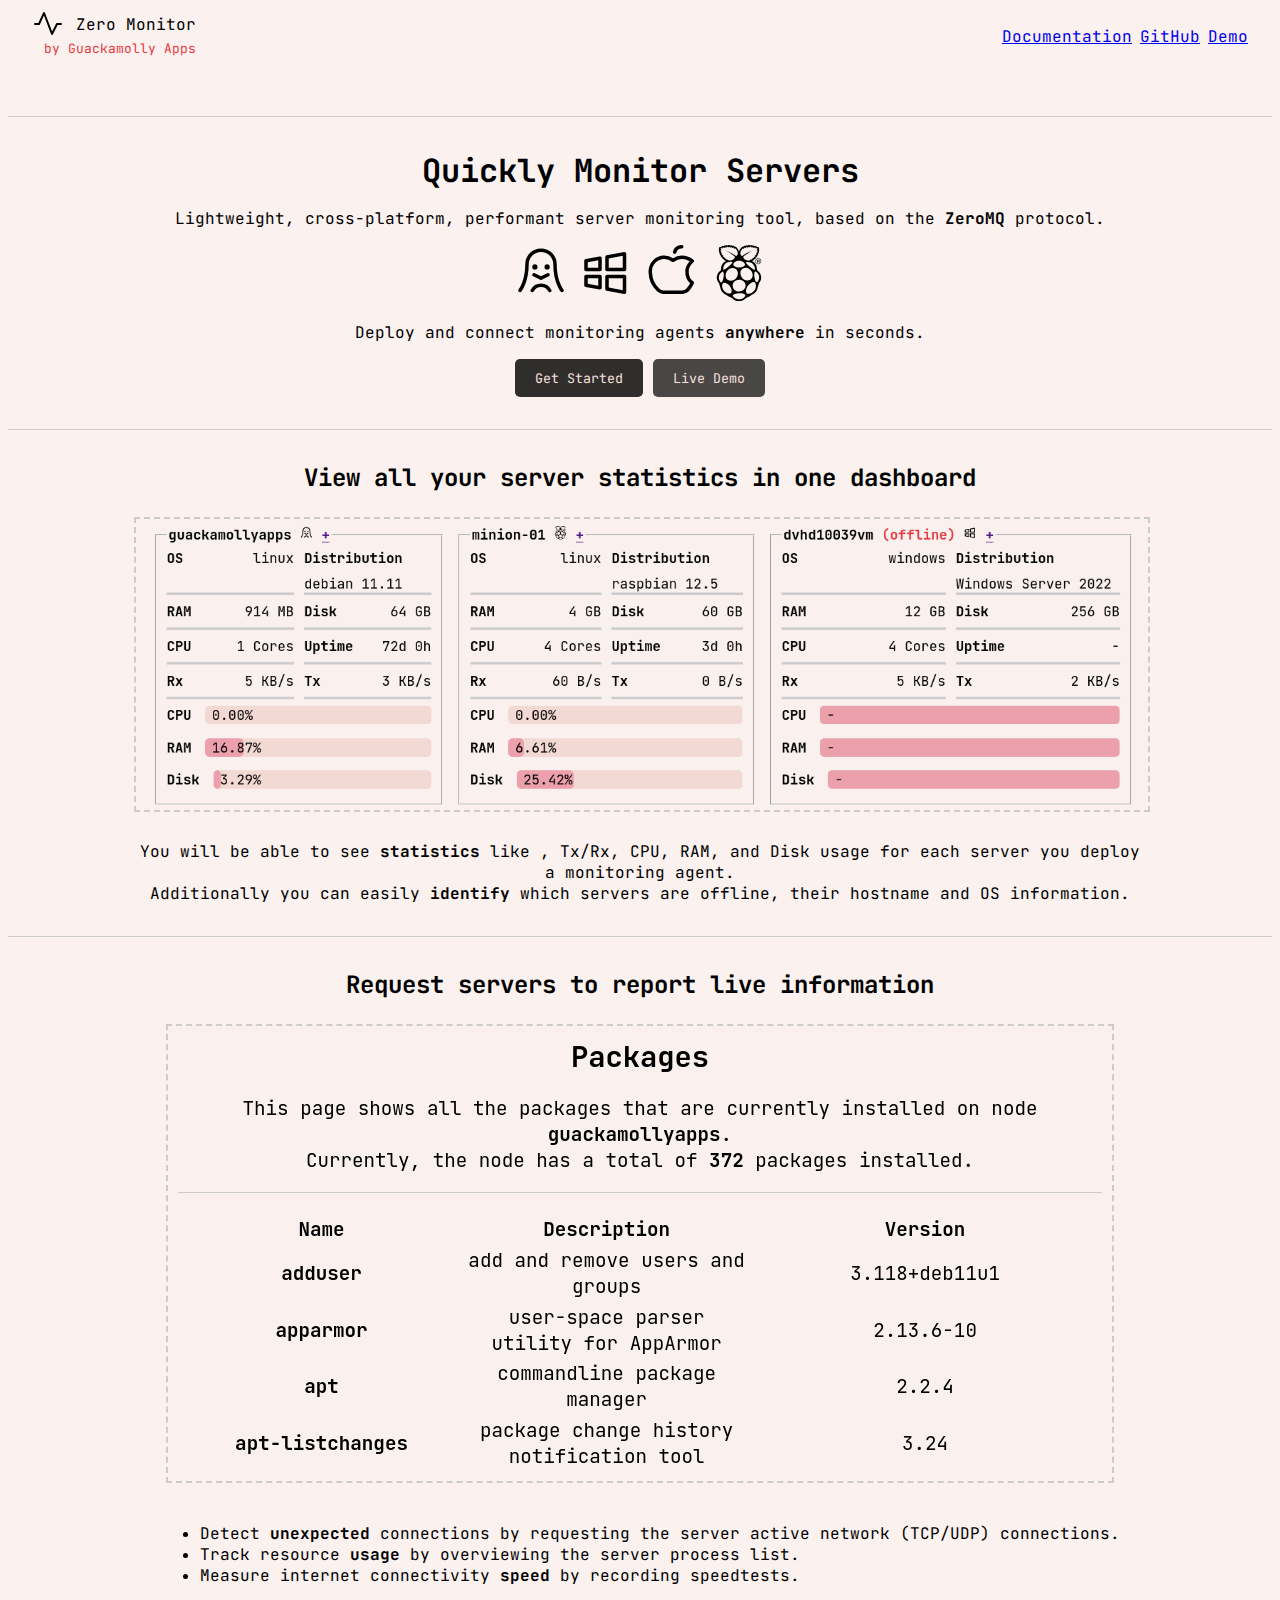
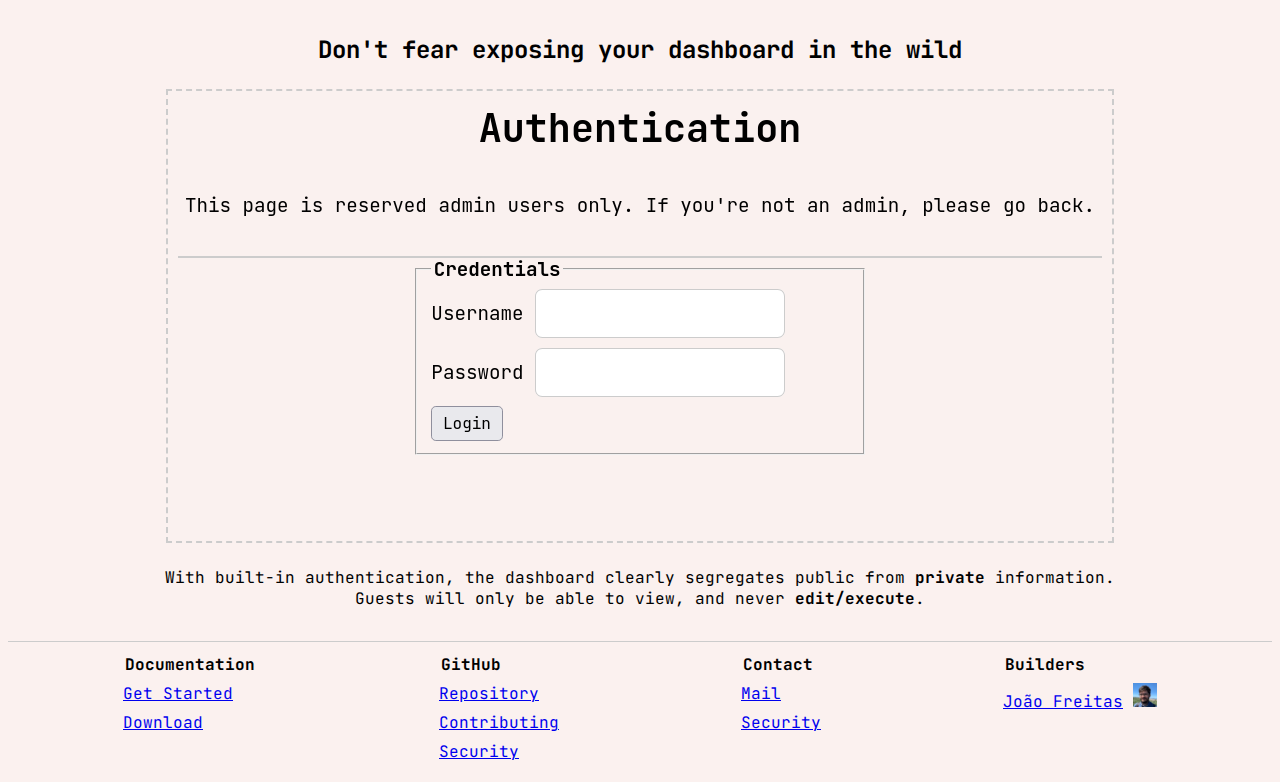
<file: index.html>
<!DOCTYPE html>
<html>
    <head>
        <title>Zero Monitor - Quickly Monitor Servers</title>
        <meta charset='utf-8'>
        <meta http-equiv='X-UA-Compatible' content='IE=edge'>
        <meta name='viewport' content='width=device-width, initial-scale=1'>

        <!-- Open Graph -->
        <meta name="description"
            content="Deploy and connect monitoring agents anywhere in seconds.">
        <meta property="og:title"
            content="Zero Monitor - Quickly Monitor Servers">
        <meta property="og:description"
            content="Deploy and connect monitoring agents anywhere in seconds.">
        <meta name="keywords"
            content="monitor, monitoring, windows, macos, linux, golang, cross-platform, metrics, zeromq, prometheus, zabbix, observability, rasbperry-pi, command-control, free, open-source">
        <meta property="og:image"
            content="https://guackamollyapps.com/zero-monitor/static/png/open-graph-cover.png">
        <meta property="og:type" content="website">
        <meta property="og:url"
            content="https://guackamollyapps.com/zero-monitor">
        <meta property="og:url"
            content="https://guackamollyapps.com/zero-monitor">
        <meta property="og:site_name"
            content="Zero Monitor - Quickly Monitor Servers">

        <link rel='stylesheet' type='text/css' media='screen' href='index.css'>
        <link rel='stylesheet' type='text/css' media='print' href='index.css'>
        <script>
            document.addEventListener('DOMContentLoaded', function(){
                const fadeDuration = 3000;

                const galleries = document.getElementsByClassName('gallery');    
                for (const gallery of galleries) {
                    const imgs = gallery.children;

                    const animate = (forward) => {
                        for (let i = 0; i < imgs.length; i++) {
                            const item = imgs[i];
                            item.style.transition = `opacity ${fadeDuration}ms ease-in-out`;
    
                            setTimeout(() => {
                                if (forward) {
                                    item.style.opacity = 1;
                                } else {
                                    item.style.opacity = 0;
                                }

                                if (i+1 === imgs.length) {
                                    animate(!forward);
                                }
                            }, fadeDuration*i*2)
                        }
                    }

                    animate(true);
                }
            });
        </script>
    </head>
    <body>
        <header>
            <div class="logo">
                <a class="logo-top" href="/">
                    <svg xmlns="http://www.w3.org/2000/svg" width="32"
                        height="32" fill="#000000" viewBox="0 0 256 256"><path
                            d="M240,128a8,8,0,0,1-8,8H204.94l-37.78,75.58A8,8,0,0,1,160,216h-.4a8,8,0,0,1-7.08-5.14L95.35,60.76,63.28,131.31A8,8,0,0,1,56,136H24a8,8,0,0,1,0-16H50.85L88.72,36.69a8,8,0,0,1,14.76.46l57.51,151,31.85-63.71A8,8,0,0,1,200,120h32A8,8,0,0,1,240,128Z"></path></svg>
                    <span>Zero Monitor</span>
                </a>

                <a class="logo-text" href="https://guackamollyapps.com"
                    target="_blank">by
                    Guackamolly Apps</a>
            </div>

            <nav>
                <a
                    href="docs">Documentation</a>
                <a
                    href="https://github.com/guackamolly/zero-monitor">GitHub</a>
                <a
                    href="https://beta.zero-monitor.guackamollyapps.com/network">Demo</a>
            </nav>
        </header>
        <main>
            <section class="main-content-1">
                <h1>Quickly Monitor Servers</h1>
                <p>
                    Lightweight, cross-platform, performant server monitoring
                    tool, based on the <b>ZeroMQ</b> protocol.
                </p>
                <div>
                    <svg xmlns="http://www.w3.org/2000/svg" fill="#000000"
                        viewBox="0 0 256 256" height="56" width="56">
                        <path
                            d="M229,214.25A8,8,0,0,1,217.76,213C216.39,211.27,184,169.86,184,88A56,56,0,0,0,72,88c0,81.86-32.37,123.27-33.75,125a8,8,0,0,1-12.51-10c.15-.2,7.69-9.9,15.13-28.74C47.77,156.8,56,127.64,56,88a72,72,0,0,1,144,0c0,39.64,8.23,68.8,15.13,86.28,7.48,18.94,15.06,28.64,15.14,28.74A8,8,0,0,1,229,214.25ZM100,88a12,12,0,1,0,12,12A12,12,0,0,0,100,88Zm68,12a12,12,0,1,0-12,12A12,12,0,0,0,168,100ZM99.58,128.84a8,8,0,0,0-7.15,14.31l32,16a7.94,7.94,0,0,0,7.15,0l32-16a8,8,0,0,0-7.16-14.31L128,143.05ZM128,176a54.07,54.07,0,0,0-47,28.11,8,8,0,1,0,14,7.78,37.35,37.35,0,0,1,66,0,8,8,0,0,0,14-7.78A54.07,54.07,0,0,0,128,176Z"></path>
                    </svg>
                    <svg xmlns="http://www.w3.org/2000/svg" fill="#000000"
                        width="56" height="56" viewBox="0 0 256 256">
                        <path
                            d="M208,136H128a8,8,0,0,0-8,8v57.45a8,8,0,0,0,6.57,7.88l80,14.54A7.61,7.61,0,0,0,208,224a8,8,0,0,0,8-8V144A8,8,0,0,0,208,136Zm-8,70.41-64-11.63V152h64ZM96,136H32a8,8,0,0,0-8,8v40a8,8,0,0,0,6.57,7.87l64,11.64a8.54,8.54,0,0,0,1.43.13,8,8,0,0,0,8-8V144A8,8,0,0,0,96,136Zm-8,50.05-48-8.73V152H88ZM213.13,33.86a8,8,0,0,0-6.56-1.73l-80,14.55A8,8,0,0,0,120,54.55V112a8,8,0,0,0,8,8h80a8,8,0,0,0,8-8V40A8,8,0,0,0,213.13,33.86ZM200,104H136V61.22l64-11.63ZM101.13,54.22a8,8,0,0,0-6.56-1.73l-64,11.64A8,8,0,0,0,24,72v40a8,8,0,0,0,8,8H96a8,8,0,0,0,8-8V60.36A8,8,0,0,0,101.13,54.22ZM88,104H40V78.68L88,70Z">
                        </path>
                    </svg>
                    <svg xmlns="http://www.w3.org/2000/svg" width="56"
                        height="56" fill="#000000" viewBox="0 0 256 256">
                        <path
                            d="M223.3,169.59a8.07,8.07,0,0,0-2.8-3.4C203.53,154.53,200,134.64,200,120c0-17.67,13.47-33.06,21.5-40.67a8,8,0,0,0,0-11.62C208.82,55.74,187.82,48,168,48a72.2,72.2,0,0,0-40,12.13,71.56,71.56,0,0,0-90.71,9.09A74.63,74.63,0,0,0,16,123.4a127.06,127.06,0,0,0,40.14,89.73A39.8,39.8,0,0,0,83.59,224h87.68a39.84,39.84,0,0,0,29.12-12.57,125,125,0,0,0,17.82-24.6C225.23,174,224.33,172,223.3,169.59Zm-34.63,30.94a23.76,23.76,0,0,1-17.4,7.47H83.59a23.82,23.82,0,0,1-16.44-6.51A111.14,111.14,0,0,1,32,123,58.5,58.5,0,0,1,48.65,80.47,54.81,54.81,0,0,1,88,64h.78A55.45,55.45,0,0,1,123,76.28a8,8,0,0,0,10,0A55.44,55.44,0,0,1,168,64a70.64,70.64,0,0,1,36,10.35c-13,14.52-20,30.47-20,45.65,0,23.77,7.64,42.73,22.18,55.3A105.82,105.82,0,0,1,188.67,200.53ZM128.23,30A40,40,0,0,1,167,0h1a8,8,0,0,1,0,16h-1a24,24,0,0,0-23.24,18,8,8,0,1,1-15.5-4Z">
                        </path>
                    </svg>
                    <svg xmlns="http://www.w3.org/2000/svg" width="56"
                        height="56" fill="#000000" viewBox="0 0 24 24">
                        <path
                            d="m19.8955 10.8961-.1726-.3028c.0068-2.1746-1.0022-3.061-2.1788-3.7348.356-.0938.7237-.1711.8245-.6182.6118-.1566.7397-.4398.8011-.7398.16-.1066.6955-.4061.6394-.9211.2998-.2069.4669-.4725.3819-.8487.3222-.3515.407-.6419.2702-.9096.3868-.4805.2152-.7295.05-.9817.2897-.5254.0341-1.0887-.7758-.9944-.3221-.4733-1.0244-.3659-1.133-.3637-.1215-.1519-.2819-.2821-.7755-.219-.3197-.2851-.6771-.2364-1.0458-.0964-.4378-.3403-.7275-.0675-1.0584.0356-.53-.1706-.6513.0631-.9117.1583-.5781-.1203-.7538.1416-1.0309.4182l-.3224-.0063c-.8719.5061-1.305 1.5366-1.4585 2.0664-.1536-.5299-.5858-1.5604-1.4575-2.0664l-.3223.0063C9.942.5014 9.7663.2394 9.1883.3597 8.9279.2646 8.807.0309 8.2766.2015c-.2172-.0677-.417-.2084-.6522-.2012l.0004.0002C7.5017.0041 7.369.049 7.2185.166c-.3688-.1401-.7262-.1887-1.0459.0964-.4936-.0631-.654.0671-.7756.219C5.2887.4791 4.5862.3717 4.264.845c-.8096-.0943-1.0655.4691-.7756.9944-.1653.2521-.3366.5013.05.9819-.1367.2677-.0519.5581.2703.9096-.085.3763.0822.6418.3819.8487-.0561.515.4795.8144.6394.9211.0614.3001.1894.5832.8011.7398.1008.4472.4685.5244.8245.6183-1.1766.6737-2.1856 1.56-2.1788 3.7348l-.1724.3028c-1.3491.8082-2.5629 3.4056-.6648 5.5167.124.6609.3319 1.1355.5171 1.6609.2769 2.117 2.0841 3.1082 2.5608 3.2255.6984.524 1.4423 1.0212 2.449 1.3696.949.964 1.977 1.3314 3.0107 1.3308.0152 0 .0306.0002.0457 0 1.0337.0006 2.0618-.3668 3.0107-1.3308 1.0067-.3483 1.7506-.8456 2.4491-1.3696.4766-.1173 2.2838-1.1085 2.5607-3.2255.1851-.5253.3931-1 .517-1.6609 1.8981-2.1113.6843-4.7089-.6649-5.517zm-1.0386-.3715c-.0704.8759-4.6354-3.0504-3.8472-3.1808 2.1391-.3558 3.9191.896 3.8472 3.1808zm-2.0155 4.3649c-1.1481.7409-2.8025.2626-3.6953-1.0681-.8928-1.3306-.6858-3.0101.4623-3.7509 1.1481-.7409 2.8025-.2627 3.6953 1.068.8927 1.3307.6858 3.0101-.4623 3.751zM13.6591 1.3721c.0396.1967.0843.321.1354.3577.2537-.272.4611-.5506.7878-.8123.0011.1537-.0776.3205.1169.4425.1752-.2356.4119-.4459.7263-.6244-.1514.2611-.026.3404.0554.4486.24-.2059.4681-.4144.9109-.5759-.121.1474-.2902.2914-.1108.4607.2473-.1544.496-.3086 1.0833-.4183-.1323.1475-.4059.295-.2401.4426.3104-.1186.6539-.2047 1.034-.2546-.182.1496-.3337.2963-.1846.4122.3323-.1022.7899-.2398 1.2372-.1212l-.2832.2849c-.0314.0382.6623.0297 1.1202.0364-.167.2321-.3375.4562-.437.8548.0454.0459.2723.0204.4862 0-.2194.4618-.6004.5783-.6893.776.134.1015.32.075.5232.006-.158.3254-.4892.5484-.7509.8123.0662.047.1818.075.4555.0425-.2418.257-.5339.492-.8802.7032.0614.0708.2722.0681.4678.0727-.3136.3069-.7173.466-1.0955.6668.1885.1288.3234.0988.4678.097-.2676.2198-.7225.3342-1.1448.4668.0803.1249.1607.1589.3324.194-.447.2473-1.0873.1343-1.2679.2607.0435.1243.1665.2053.3139.2728-.7197.0418-2.6879-.0262-3.0652-1.5156.7367-.8094 2.0813-1.7593 4.394-2.934-1.7994.6022-3.4229 1.405-4.7817 2.5096-1.5978-.7436-.4965-2.6197.283-3.3645zm-1.6126 5.3718c1.1329-.0123 2.5356.8325 2.53 1.6286-.005.7027-.9851 1.2715-2.5213 1.2607-1.5043-.0177-2.5172-.7148-2.5137-1.3957.003-.5603 1.2282-1.5263 2.505-1.4936zm-5.7646-.6006c.1717-.0351.252-.0692.3323-.194-.4223-.1327-.8772-.247-1.1448-.4668.1444.0018.2792.0318.4678-.097-.3783-.2008-.782-.3599-1.0956-.6668.1955-.0048.4064-.002.4677-.0728-.3462-.2113-.6383-.4463-.8801-.7033.2738.0325.3893.0045.4555-.0425-.2617-.264-.593-.487-.7509-.8123.2032.069.3892.0954.5232-.006-.089-.1977-.47-.3142-.6894-.776.214.0204.4409.0459.4863 0-.0994-.3985-.2698-.6226-.4369-.8547.4579-.0067 1.1516.0018 1.1202-.0364l-.2831-.2849c.4472-.1186.9049.019 1.2371.1213.1492-.1159-.0026-.2626-.1847-.4123.3801.05.7236.1361 1.034.2547.1659-.1476-.1076-.2951-.24-.4426.5872.1097.8361.2639 1.0833.4183.1794-.1694.0103-.3133-.1108-.4607.4428.1615.6709.37.911.5759.0814-.1082.2068-.1875.0554-.4486.3143.1785.5511.3888.7263.6244.1945-.122.1159-.2888.1169-.4426.3267.2618.534.5404.7879.8124.0511-.0366.0959-.161.1354-.3577.7794.7448 1.8807 2.6208.2831 3.3646-1.3589-1.1039-2.9817-1.9064-4.78-2.5086 2.3115 1.174 3.6556 2.1239 4.392 2.9328-.3773 1.4895-2.3455 1.5575-3.0651 1.5157.1473-.0676.2703-.1485.3139-.2728-.1806-.1264-.8209-.0134-1.2679-.2607zm2.8175 1.1334c.7881.1304-3.7769 4.0567-3.8472 3.1809-.0719-2.2846 1.7079-3.5367 3.8472-3.1809zm-4.847 8.7567c-1.1094-.8789-1.4668-3.4529.5901-4.6097 1.2394-.3273.4184 5.051-.5901 4.6097zm4.2656 4.5989c-.6257.3719-2.1452.2187-3.2252-1.3095-.7283-1.2823-.6345-2.5872-.123-2.9705.7648-.4589 1.9464.1609 2.8559 1.2003.7923.9405 1.1536 2.5927.4923 3.0797zm-1.2415-5.6086c-1.1481-.7409-1.3551-2.4203-.4623-3.7511.8928-1.3307 2.5472-1.8089 3.6952-1.068 1.1481.7409 1.3551 2.4203.4623 3.7509-.8926 1.3308-2.5471 1.809-3.6952 1.0682zm4.7948 8.2279c-1.3763.0584-2.7258-1.1105-2.7081-1.5157-.0206-.594 1.6758-1.0578 2.782-1.0306 1.1131-.0479 2.6068.3531 2.6097.8851.0184.5166-1.3547 1.6838-2.6836 1.6612zm2.7584-5.8578c.0081 1.3899-1.226 2.5225-2.7562 2.5299-1.5302.0073-2.7773-1.1135-2.7854-2.5033v-.0265c-.008-1.3899 1.2259-2.5226 2.7562-2.5299 1.5302-.0073 2.7773 1.1134 2.7853 2.5033a.7794.7794 0 0 1 .0001.0265zm3.855 2.0029c-1.186 1.6208-2.7916 1.684-3.3896 1.2325-.6255-.5811-.148-2.3854.7094-3.3747v-.0003c.9812-1.0912 2.0302-1.8037 2.7609-1.2469.4919.4828.7805 2.3008-.0807 3.3894zm1.0724-3.4301c-1.0086.4413-1.8298-4.9372-.5901-4.61 2.0568 1.1569 1.6994 3.731.5901 4.61zm-.0256-8.3279h.2985v-.5304h.2986c.1502 0 .2053.0624.2262.2052.0152.1088.0113.2395.0477.3253h.2984c-.0533-.0763-.0515-.2358-.0571-.3213-.0097-.1373-.0513-.2796-.1977-.3176v-.0037c.1502-.061.2149-.1807.2149-.341 0-.2048-.1539-.3738-.3974-.3738h-.732v1.3573zm.2985-1.1255h.3269c.1333 0 .2054.0573.2054.188 0 .1369-.0721.1942-.2054.1942H20.03v-.3822zm-1.0337.4633c0 .7009.5682 1.2694 1.2695 1.2694s1.2695-.5684 1.2695-1.2694c0-.7013-.5683-1.2697-1.2695-1.2697-.7013 0-1.2695.5684-1.2695 1.2697zm2.3275 0c0 .5845-.4737 1.058-1.058 1.058s-1.058-.4735-1.058-1.058c0-.5849.4737-1.058 1.058-1.058s1.058.4731 1.058 1.058z">
                        </path>
                    </svg>
                </div>
                <p>
                    Deploy and connect monitoring agents <b>anywhere</b> in
                    seconds.
                </p>
                <section>
                    <button class="primary">
                        <a href="docs/get-started">Get Started</a>
                    </button>
                    <button class="secondary">
                        <a
                            href="https://beta.zero-monitor.guackamollyapps.com/">Live
                            Demo</a>
                    </button>
                </section>
            </section>
            <div class="divider"></div>
            <section class="main-content-2">
                <h2>View all your server statistics in one dashboard</h2>
                <picture>
                    <source srcset="static/png/network-nodes-mobile.png"
                        media="(max-width: 760px)">
                    <img class="cover border"
                        src="static/png/network-nodes.png"
                        alt>
                </picture>
                <p>
                    You will be able to see <b>statistics</b> like <b></b>,
                    Tx/Rx, CPU,
                    RAM, and Disk usage for each server you deploy a monitoring
                    agent.
                    <br>
                    Additionally you can easily <b>identify</b> which servers
                    are offline, their hostname and OS information.
                </p>
            </section>
            <div class="divider"></div>
            <section class="main-content-2">
                <h2>
                    Request servers to report live information
                </h2>
                <article class="gallery">
                    <img class="cover"
                        src="static/png/node-packages.png">
                    <img class="cover"
                        src="static/png/node-processes.png">
                    <img class="cover"
                        src="static/png/node-speedtest.png">
                    <img class="cover"
                        src="static/png/node-connections.png">

                </article>

                <ul>
                    <li>
                        Detect <b>unexpected</b> connections by requesting
                        the
                        server
                        active network (TCP/UDP) connections.
                    </li>
                    <li>
                        Track resource <b>usage</b> by overviewing the
                        server process list.
                    </li>
                    <li>
                        Measure internet connectivity <b>speed</b> by
                        recording
                        speedtests.
                    </li>
                </ul>

            </section>
            <section class="main-content-2">
                <h2>
                    Don't fear exposing your dashboard in the wild
                </h2>
                <img class="cover border"
                    src="static/png/authentication.png">
                <p>
                    With built-in authentication, the dashboard clearly
                    segregates public from <b>private</b> information. Guests
                    will
                    only be able to view, and never <b>edit/execute</b>.
                </p>
            </section>
        </main>
        <footer>
            <nav>
                <legend>Documentation</legend>
                <a href="docs/get-started">Get Started</a>
                <a
                    href="https://github.com/guackamolly/zero-monitor/releases/latest">Download</a>
            </nav>
            <nav>
                <legend>GitHub</legend>
                <a
                    href="https://github.com/guackamolly/zero-monitor">Repository</a>
                <a
                    href="https://github.com/guackamolly/zero-monitor/blob/master/CONTRIBUTING.md">Contributing</a>
                <a
                    href="https://github.com/guackamolly/zero-monitor/blob/master/SECURITY.md">Security</a>
            </nav>
            <nav>
                <legend>Contact</legend>
                <a
                    href="mailto:guackamolly.apps+zero-monitor@gmail.com">Mail</a>
                <a
                    href="mailto:guackamolly.apps+zero-monitor+security@gmail.com">Security</a>
            </nav>
            <nav>
                <legend>Builders</legend>
                <div>
                    <a href="https://github.com/freitzzz">João Freitas</a>
                    <img
                        src="static/png/freitzzz-pfp-24.png"
                        alt="profile picture of João Freitas">
                </div>
            </nav>
        </footer>
    </body>
</html>
</file>
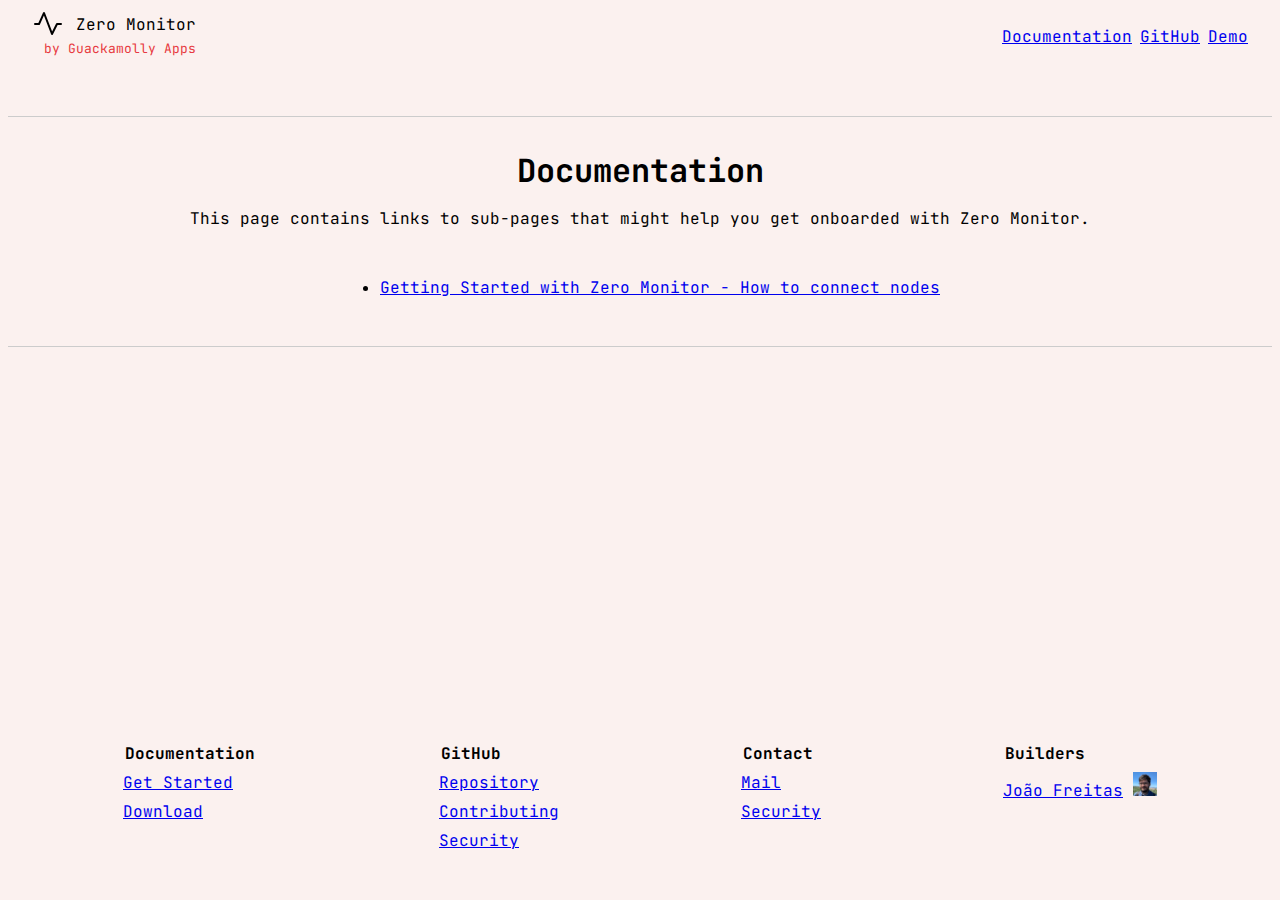
<file: docs/index.html>
<!DOCTYPE html>
<html>
    <head>
        <title>Zero Monitor - Documentation</title>
        <meta charset='utf-8'>
        <meta http-equiv='X-UA-Compatible' content='IE=edge'>
        <meta name='viewport' content='width=device-width, initial-scale=1'>

        <!-- Open Graph -->
        <meta name="description"
            content="Deploy and connect monitoring agents anywhere in seconds.">
        <meta property="og:title"
            content="Zero Monitor - Documentation">
        <meta property="og:description"
            content="Deploy and connect monitoring agents anywhere in seconds.">
        <meta name="keywords"
            content="monitor, monitoring, windows, macos, linux, golang, cross-platform, metrics, zeromq, prometheus, zabbix, observability, rasbperry-pi, command-control, free, open-source">
        <meta property="og:image"
            content="https://guackamollyapps.com/zero-monitor/static/png/open-graph-cover.png">
        <meta property="og:type" content="website">
        <meta property="og:url"
            content="https://guackamollyapps.com/zero-monitor">
        <meta property="og:url"
            content="https://guackamollyapps.com/zero-monitor">
        <meta property="og:site_name"
            content="Zero Monitor - Documentation">

        <link rel='stylesheet' type='text/css' media='screen' href='../index.css'>
        <link rel='stylesheet' type='text/css' media='print' href='../index.css'>

        </script>
    </head>
    <body>
        <header>
            <div class="logo">
                <a class="logo-top" href="/">
                    <svg xmlns="http://www.w3.org/2000/svg" width="32"
                        height="32" fill="#000000" viewBox="0 0 256 256"><path
                            d="M240,128a8,8,0,0,1-8,8H204.94l-37.78,75.58A8,8,0,0,1,160,216h-.4a8,8,0,0,1-7.08-5.14L95.35,60.76,63.28,131.31A8,8,0,0,1,56,136H24a8,8,0,0,1,0-16H50.85L88.72,36.69a8,8,0,0,1,14.76.46l57.51,151,31.85-63.71A8,8,0,0,1,200,120h32A8,8,0,0,1,240,128Z"></path></svg>
                    <span>Zero Monitor</span>
                </a>

                <a class="logo-text" href="https://guackamollyapps.com"
                    target="_blank">by
                    Guackamolly Apps</a>
            </div>

            <nav>
                <a
                    href="../docs">Documentation</a>
                <a
                    href="https://github.com/guackamolly/zero-monitor">GitHub</a>
                <a
                    href="https://beta.zero-monitor.guackamollyapps.com/network">Demo</a>
            </nav>
        </header>
        <main>
            <section class="main-content-1">
                <h1>Documentation</h1>
                <p>
                    This page contains links to sub-pages that might help you get onboarded with Zero Monitor.
                </p>
            </section>
            <section class="main-content-2">
                <ul>
                    <li><a href="./get-started.html">Getting Started with Zero Monitor - How to connect nodes</a></li>
                </ul>
            </section>
        </main>
        <footer>
            <nav>
                <legend>Documentation</legend>
                <a href="../docs/get-started">Get Started</a>
                <a
                    href="https://github.com/guackamolly/zero-monitor/releases/latest">Download</a>
            </nav>
            <nav>
                <legend>GitHub</legend>
                <a
                    href="https://github.com/guackamolly/zero-monitor">Repository</a>
                <a
                    href="https://github.com/guackamolly/zero-monitor/blob/master/CONTRIBUTING.md">Contributing</a>
                <a
                    href="https://github.com/guackamolly/zero-monitor/blob/master/SECURITY.md">Security</a>
            </nav>
            <nav>
                <legend>Contact</legend>
                <a
                    href="mailto:guackamolly.apps+zero-monitor@gmail.com">Mail</a>
                <a
                    href="mailto:guackamolly.apps+zero-monitor+security@gmail.com">Security</a>
            </nav>
            <nav>
                <legend>Builders</legend>
                <div>
                    <a href="https://github.com/freitzzz">João Freitas</a>
                    <img
                        src="../static/png/freitzzz-pfp-24.png"
                        alt="profile picture of João Freitas">
                </div>
            </nav>
        </footer>
    </body>
</html>
</file>
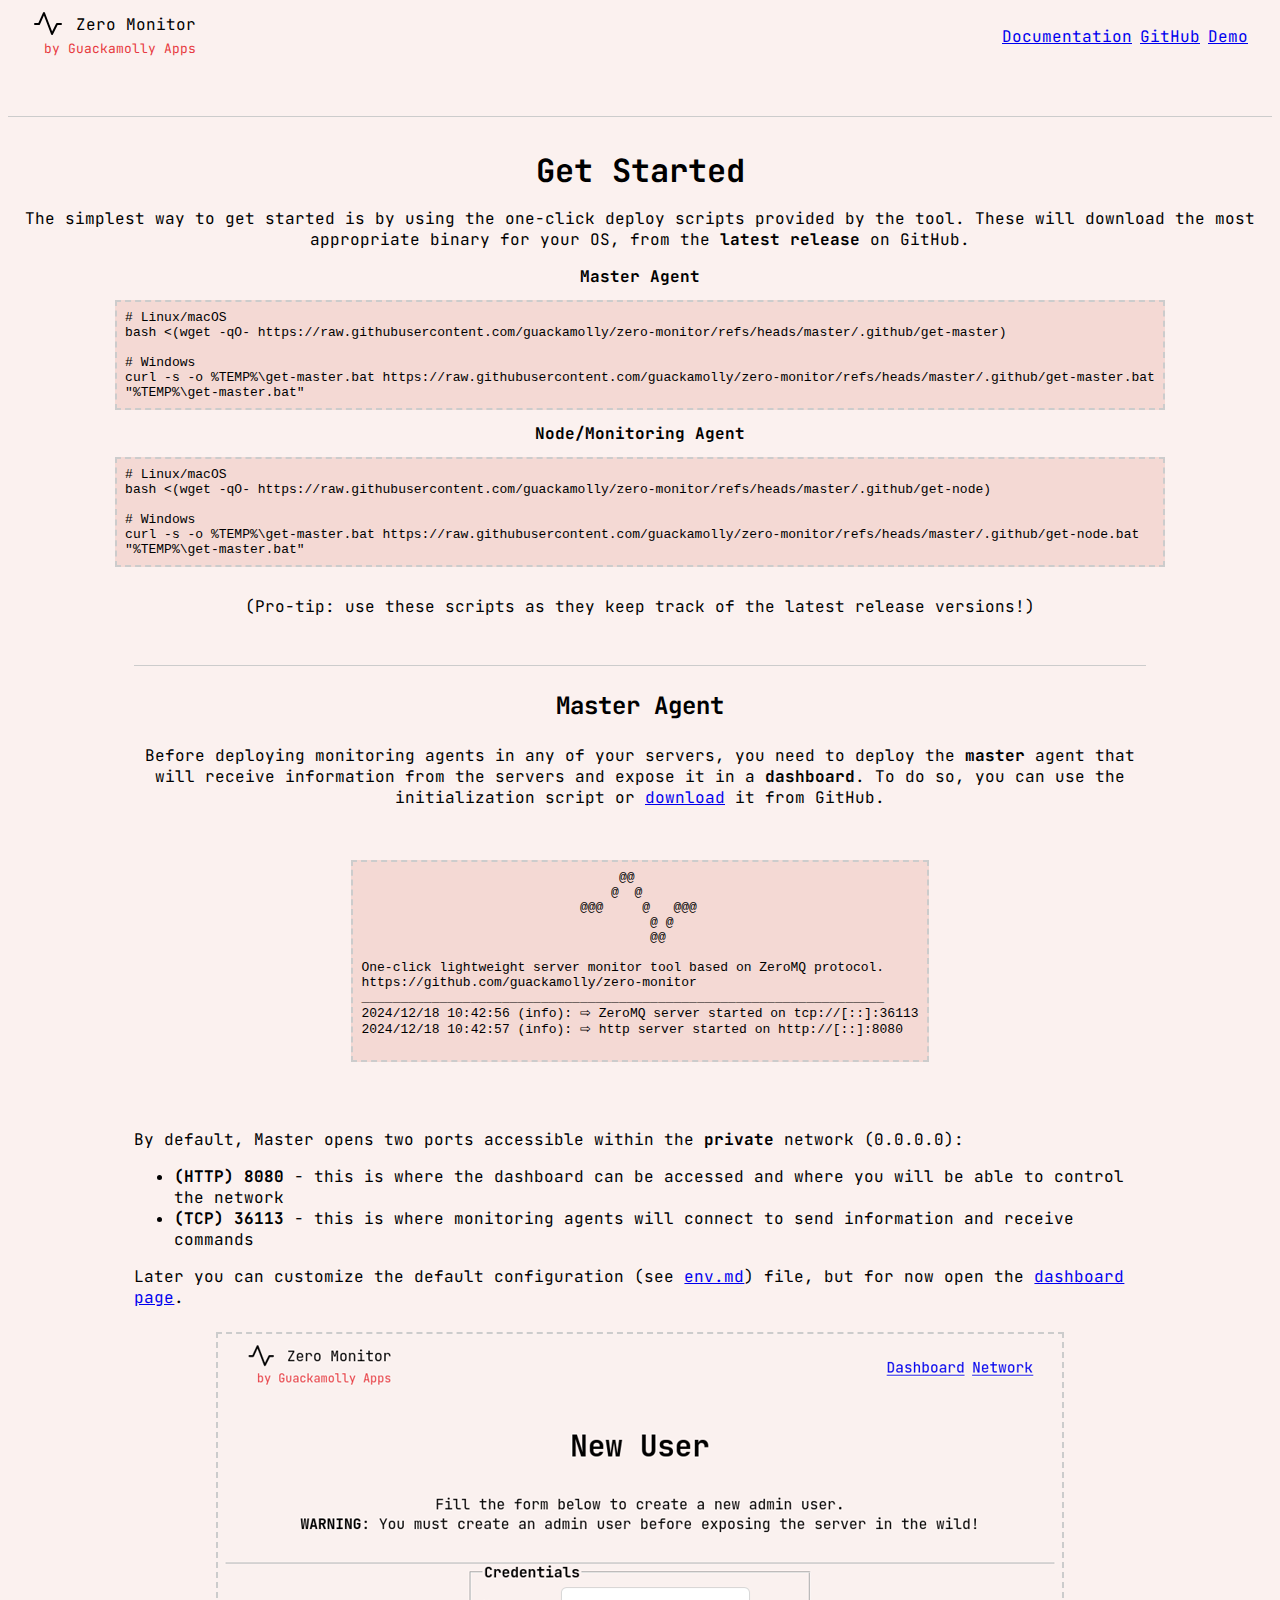
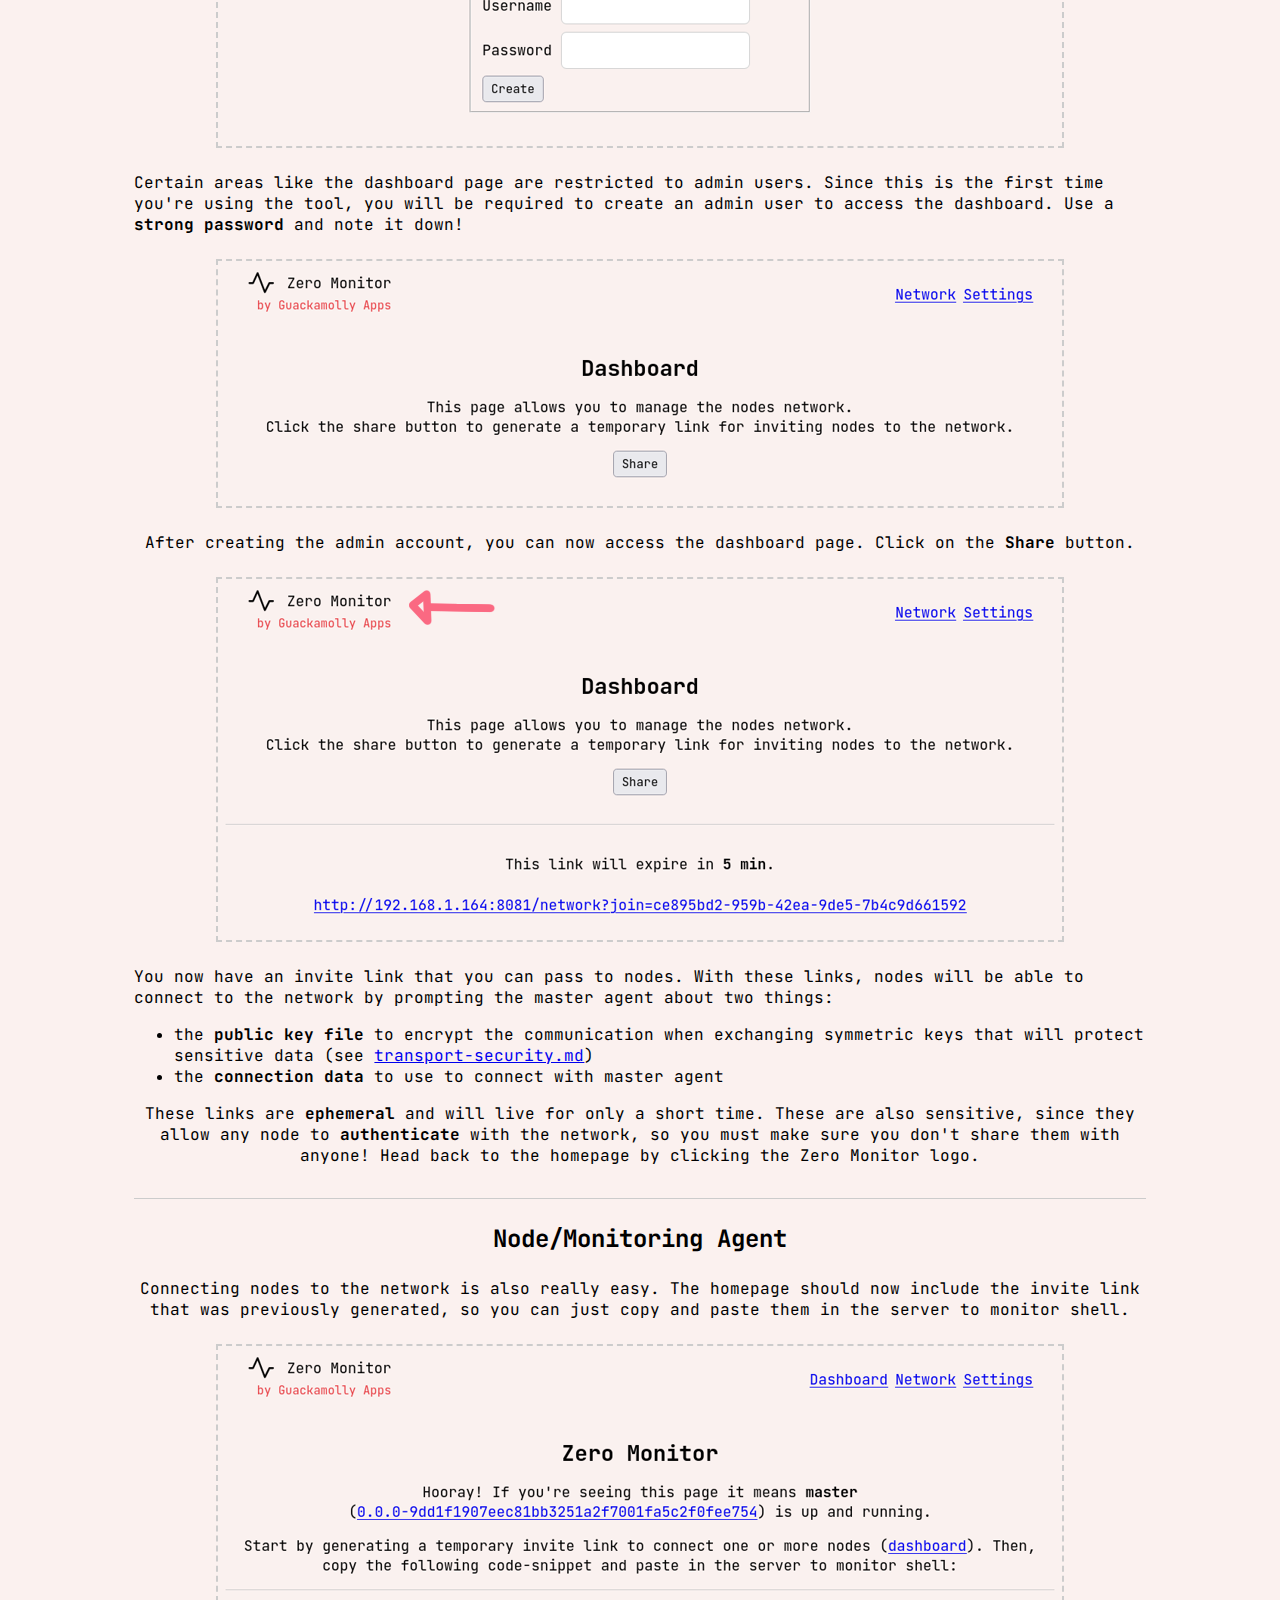
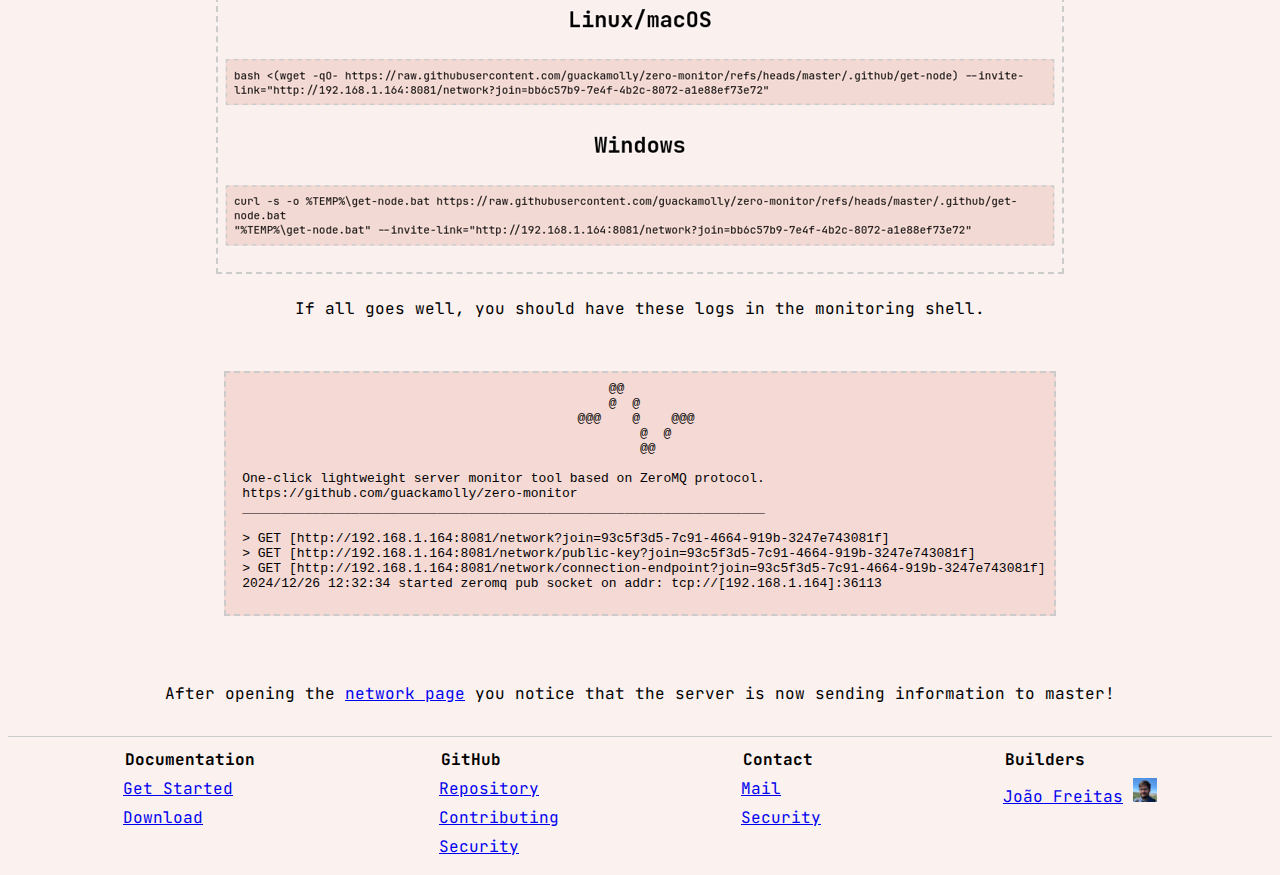
<file: docs/get-started.html>
<!DOCTYPE html>
<html>
    <head>
        <title>Zero Monitor - Get Started</title>
        <meta charset='utf-8'>
        <meta http-equiv='X-UA-Compatible' content='IE=edge'>
        <meta name='viewport' content='width=device-width, initial-scale=1'>

        <!-- Open Graph -->
        <meta name="description"
            content="Deploy and connect monitoring agents anywhere in seconds.">
        <meta property="og:title"
            content="Zero Monitor - Get Started">
        <meta property="og:description"
            content="Deploy and connect monitoring agents anywhere in seconds.">
        <meta name="keywords"
            content="monitor, monitoring, windows, macos, linux, golang, cross-platform, metrics, zeromq, prometheus, zabbix, observability, rasbperry-pi, command-control, free, open-source">
        <meta property="og:image"
            content="https://guackamollyapps.com/zero-monitor/static/png/open-graph-cover.png">
        <meta property="og:type" content="website">
        <meta property="og:url"
            content="https://guackamollyapps.com/zero-monitor">
        <meta property="og:url"
            content="https://guackamollyapps.com/zero-monitor">
        <meta property="og:site_name"
            content="Zero Monitor - Get Started">

        <link rel='stylesheet' type='text/css' media='screen' href='../index.css'>
        <link rel='stylesheet' type='text/css' media='print' href='../index.css'>

        </script>
    </head>
    <body>
        <header>
            <div class="logo">
                <a class="logo-top" href="/">
                    <svg xmlns="http://www.w3.org/2000/svg" width="32"
                        height="32" fill="#000000" viewBox="0 0 256 256"><path
                            d="M240,128a8,8,0,0,1-8,8H204.94l-37.78,75.58A8,8,0,0,1,160,216h-.4a8,8,0,0,1-7.08-5.14L95.35,60.76,63.28,131.31A8,8,0,0,1,56,136H24a8,8,0,0,1,0-16H50.85L88.72,36.69a8,8,0,0,1,14.76.46l57.51,151,31.85-63.71A8,8,0,0,1,200,120h32A8,8,0,0,1,240,128Z"></path></svg>
                    <span>Zero Monitor</span>
                </a>

                <a class="logo-text" href="https://guackamollyapps.com"
                    target="_blank">by
                    Guackamolly Apps</a>
            </div>

            <nav>
                <a
                    href="../docs">Documentation</a>
                <a
                    href="https://github.com/guackamolly/zero-monitor">GitHub</a>
                <a
                    href="https://beta.zero-monitor.guackamollyapps.com/network">Demo</a>
            </nav>
        </header>
        <main>
            <section class="main-content-1">
                <h1>Get Started</h1>
                <p>
                    The simplest way to get started is by using the one-click deploy scripts provided by the tool.
                    These will download the most appropriate binary for your OS, from the <b>latest release</b> on GitHub. 
                </p>
                <article>
                    <legend>Master Agent</legend>
                    <pre><code># Linux/macOS
bash &lt;(wget -qO- https://raw.githubusercontent.com/guackamolly/zero-monitor/refs/heads/master/.github/get-master)

# Windows
curl -s -o %TEMP%\get-master.bat https://raw.githubusercontent.com/guackamolly/zero-monitor/refs/heads/master/.github/get-master.bat
"%TEMP%\get-master.bat"</code></pre>
                    <legend>Node/Monitoring Agent</legend>
                    <pre><code># Linux/macOS
bash &lt;(wget -qO- https://raw.githubusercontent.com/guackamolly/zero-monitor/refs/heads/master/.github/get-node)

# Windows
curl -s -o %TEMP%\get-master.bat https://raw.githubusercontent.com/guackamolly/zero-monitor/refs/heads/master/.github/get-node.bat
"%TEMP%\get-master.bat"</code></pre>
                </article>

                <p>
                    (Pro-tip: use these scripts as they keep track of the latest release versions!)
                </p>
                <section>
                    
                </section>
            </section>
            <section class="main-content-2">
                <div class="divider"></div>
                <h2>Master Agent</h2>
                <p>
                    Before deploying monitoring agents in any of your servers, you need to deploy the <b>master</b> agent
                    that will receive information from the servers and expose it in a <b>dashboard</b>. To do so, you can use the initialization script or <a href="https://github.com/guackamolly/zero-monitor/releases" target="_blank">download</a> it from GitHub.
                </p>
                
                <pre>
                    <code>                                 @@
                                @  @
                            @@@     @   @@@
                                     @ @
                                     @@

One-click lightweight server monitor tool based on ZeroMQ protocol.
https://github.com/guackamolly/zero-monitor
___________________________________________________________________
2024/12/18 10:42:56 (info): ⇨ ZeroMQ server started on tcp://[::]:36113
2024/12/18 10:42:57 (info): ⇨ http server started on http://[::]:8080
                    </code>
                </pre>
                <article>
                    By default, Master opens two ports accessible within the <b>private</b> network (0.0.0.0):
                    <ul>
                        <li><b>(HTTP) 8080</b> - this is where the dashboard can be accessed and where you will be able to control the network</li>
                        <li><b>(TCP) 36113</b> - this is where monitoring agents will connect to send information and receive commands</li>
                    </ul>
                    Later you can customize the default configuration (see <a href="https://github.com/guackamolly/zero-monitor/blob/master/docs/env.md">env.md</a>) file, but for now open the <a href="http://localhost:8080/dashboard" target="_blank">dashboard page</a>.
                </article>
                <img class="cover border" src="../static/png/new-user.png" alt="screenshot of the new user page"/>
                <article>
                    Certain areas like the dashboard page are restricted to admin users. Since this is the first time you're using the tool,
                    you will be required to create an admin user to access the dashboard. Use a <b>strong password</b> and note it down!
                </article>
                <img class="cover border" src="../static/png/dashboard-before-share.png" alt="screenshot of the dashboard page before clicking on the share button to generate an invite link"/>
                <article>
                    After creating the admin account, you can now access the dashboard page. Click on the <b>Share</b> button.
                </article>
                <img class="cover border" src="../static/png/dashboard-after-share.png" alt="screenshot of the dashboard page after clicking on the share button to generate an invite link"/>
                <article>
                    You now have an invite link that you can pass to nodes. With these links, nodes will be able to connect to the network by prompting the master agent about two things:
                    <ul>
                        <li>the <b>public key file</b> to encrypt the communication when exchanging symmetric keys that will protect sensitive data (see <a href="https://github.com/guackamolly/zero-monitor/blob/master/docs/transport-security.md#pubsub-server">transport-security.md</a>)</li>
                        <li>the <b>connection data</b> to use to connect with master agent</li>
                    </ul>
                    <p>
                        These links are <b>ephemeral</b> and will live for only a short time. These are also sensitive, since they allow any node to <b>authenticate</b> with the network, so you must make sure you don't share them with anyone!
                        Head back to the homepage by clicking the Zero Monitor logo.
                    </p>
                </article>
            </section>
            <section class="main-content-2">
                <div class="divider"></div>
                <h2>Node/Monitoring Agent</h2>
                <p>
                    Connecting nodes to the network is also really easy. The homepage should now include the invite link that was previously generated, so you can just copy and paste them in the server to monitor shell.
                </p>
                <img class="cover border" src="../static/png/homepage-after-share.png" alt="screenshot of the homepage after generating an invite link"/>
                <article>
                    <p>If all goes well, you should have these logs in the monitoring shell.</p>
                </article>
                <pre>
                    <code>                                                @@
                                                @  @
                                            @@@    @    @@@
                                                    @  @
                                                    @@
 
 One-click lightweight server monitor tool based on ZeroMQ protocol.
 https://github.com/guackamolly/zero-monitor
 ___________________________________________________________________
 
 > GET [http://192.168.1.164:8081/network?join=93c5f3d5-7c91-4664-919b-3247e743081f]
 > GET [http://192.168.1.164:8081/network/public-key?join=93c5f3d5-7c91-4664-919b-3247e743081f]
 > GET [http://192.168.1.164:8081/network/connection-endpoint?join=93c5f3d5-7c91-4664-919b-3247e743081f]
 2024/12/26 12:32:34 started zeromq pub socket on addr: tcp://[192.168.1.164]:36113
                    </code>
                </pre>
                <article>
                    After opening the <a href="http://localhost:8080/network" target="_blank">network page</a> you notice that the server is now sending information to master!
                </article>
            </section>
        </main>
        <footer>
            <nav>
                <legend>Documentation</legend>
                <a href="../docs/get-started">Get Started</a>
                <a
                    href="https://github.com/guackamolly/zero-monitor/releases/latest">Download</a>
            </nav>
            <nav>
                <legend>GitHub</legend>
                <a
                    href="https://github.com/guackamolly/zero-monitor">Repository</a>
                <a
                    href="https://github.com/guackamolly/zero-monitor/blob/master/CONTRIBUTING.md">Contributing</a>
                <a
                    href="https://github.com/guackamolly/zero-monitor/blob/master/SECURITY.md">Security</a>
            </nav>
            <nav>
                <legend>Contact</legend>
                <a
                    href="mailto:guackamolly.apps+zero-monitor@gmail.com">Mail</a>
                <a
                    href="mailto:guackamolly.apps+zero-monitor+security@gmail.com">Security</a>
            </nav>
            <nav>
                <legend>Builders</legend>
                <div>
                    <a href="https://github.com/freitzzz">João Freitas</a>
                    <img
                        src="../static/png/freitzzz-pfp-24.png"
                        alt="profile picture of João Freitas">
                </div>
            </nav>
        </footer>
    </body>
</html>
</file>
<file: index.css>
/*
* Prefixed by https://autoprefixer.github.io
* PostCSS: v8.4.14,
* Autoprefixer: v10.4.7
* Browsers: last 4 version
*/

@import url("static/fonts/index.css");

:root {
    --red: #e78284;
    --redish: #e73a40;
    --white: #ffffff;
    --border: #ccc;
    --background: #f2d5cf53;
    --foreground: #f2d5cfD9;
    --progress-bar: #eba0ac;

    background-color: var(--background);
    font-family: 'Jetbrains Mono', system-ui, -apple-system, BlinkMacSystemFont, segoe ui, Roboto, Oxygen, Ubuntu, Cantarell, open sans, helvetica neue, sans-serif;
}

header {
    display: -webkit-box;
    display: -ms-flexbox;
    display: flex;
    -webkit-box-orient: horizontal;
    -webkit-box-direction: normal;
    -ms-flex-direction: row;
    flex-direction: row;
    -webkit-box-pack: justify;
    -ms-flex-pack: justify;
    justify-content: space-between;
    -webkit-box-align: center;
    -ms-flex-align: center;
    align-items: center;
    margin-left: 24px;
    margin-right: 24px;
}

body {
    display: -webkit-box;
    display: -ms-flexbox;
    display: flex;
    -webkit-box-orient: vertical;
    -webkit-box-direction: normal;
    -ms-flex-direction: column;
    flex-direction: column;
    min-height: 95vh;
}

main {
    -webkit-box-flex: 1;
    -ms-flex-positive: 1;
    flex-grow: 1;
}

main::before {
    content: '';
    width: 100%;
    height: 1px;
    background-color: var(--border);
}

main::after {
    content: '';
    width: 100%;
    height: 1px;
    background-color: var(--border);
}


table.full {
    width: 100%;
}

td {
    text-align: center;
}

footer {
    display: -webkit-box;
    display: -ms-flexbox;
    display: flex;
    -webkit-box-orient: horizontal;
    -webkit-box-direction: normal;
    -ms-flex-direction: row;
    flex-direction: row;
    -ms-flex-pack: distribute;
    justify-content: space-around;
    margin-top: 12px;
    margin-bottom: 12px;
    margin-left: 24px;
    margin-right: 24px;
}

footer>nav {
    display: -webkit-box;
    display: -ms-flexbox;
    display: flex;
    -webkit-box-orient: vertical;
    -webkit-box-direction: normal;
    -ms-flex-direction: column;
    flex-direction: column;
}

nav {
    display: -webkit-box;
    display: -ms-flexbox;
    display: flex;
    -ms-flex-wrap: wrap;
    flex-wrap: wrap;
    gap: 8px;
}

pre code {
    display: block;
    white-space: pre-wrap;
    overflow-x: auto;
    padding: 8px;
    border: 2px dashed var(--border);
    background-color: var(--foreground);
}

main {
    display: -webkit-box;
    display: -ms-flexbox;
    display: flex;
    -webkit-box-orient: vertical;
    -webkit-box-direction: normal;
    -ms-flex-direction: column;
    flex-direction: column;
    -webkit-box-align: center;
    -ms-flex-align: center;
    align-items: center;
    margin-top: 4%;
    margin-left: 5%;
    margin-right: 5%;
    gap: 32px;
}

input {
    width: 60%;
    padding: 10px 20px;
    border: 1px solid var(--border);
    border-radius: 6px;
    -webkit-box-sizing: border-box;
    box-sizing: border-box;
    font-size: 16px;
    -webkit-transition: all 0.3s ease-in-out;
    -o-transition: all 0.3s ease-in-out;
    transition: all 0.3s ease-in-out;
}

h1,
h2,
p,
span {
    text-align: center;
    margin: 0;
}

form {
    display: -webkit-box;
    display: -ms-flexbox;
    display: flex;
    -webkit-box-orient: vertical;
    -webkit-box-direction: normal;
    -ms-flex-direction: column;
    flex-direction: column;
    gap: 16px;
    width: 100%;
}

fieldset {
    display: -webkit-box;
    display: -ms-flexbox;
    display: flex;
    -webkit-box-orient: vertical;
    -webkit-box-direction: normal;
    -ms-flex-direction: column;
    flex-direction: column;
    gap: 8px;
}

legend {
    font-weight: bold;
}

span.offline {
    color: var(--redish);
}

fieldset.actions {
    display: -webkit-box;
    display: -ms-flexbox;
    display: flex;
    -webkit-box-orient: horizontal;
    -webkit-box-direction: normal;
    -ms-flex-direction: row;
    flex-direction: row;
    -webkit-box-pack: start;
    -ms-flex-pack: start;
    justify-content: start;
    padding: 0;
    margin: 0;
    border: none;
}

article>legend {
    text-align: center;
}

button {
    font-family: inherit;
    text-align: center;
    width: -webkit-fit-content;
    width: -moz-fit-content;
    width: fit-content;
    padding: 4px 8px 4px 8px;
}

button.primary {
    background-color: #302d2d;
    color: #f5e0dc;
    border: none;
    padding: 10px 20px;
    border-radius: 5px;
    cursor: pointer;
    -webkit-transition: background-color 0.3s ease-in-out, color 0.3s ease-in-out;
    -o-transition: background-color 0.3s ease-in-out, color 0.3s ease-in-out;
    transition: background-color 0.3s ease-in-out, color 0.3s ease-in-out;

    &:hover {
        background-color: #494646;
        color: #f8e1c1;
    }
}

button.secondary {
    background-color: #494646;
    color: #f5e0dc;
    border: none;
    padding: 10px 20px;
    border-radius: 5px;
    cursor: pointer;
    -webkit-transition: background-color 0.3s ease-in-out, color 0.3s ease-in-out;
    -o-transition: background-color 0.3s ease-in-out, color 0.3s ease-in-out;
    transition: background-color 0.3s ease-in-out, color 0.3s ease-in-out;

    &:hover {
        background-color: #302d2d;
        color: #f8e1c1;
    }
}

button a {
    text-decoration: none;
    color: #f5e0dc;
}

.group {
    display: -webkit-box;
    display: -ms-flexbox;
    display: flex;
    -ms-flex-wrap: wrap;
    flex-wrap: wrap;
    -webkit-box-pack: justify;
    -ms-flex-pack: justify;
    justify-content: space-between;
}

.main-content-1 {
    display: -webkit-box;
    display: -ms-flexbox;
    display: flex;
    -webkit-box-orient: vertical;
    -webkit-box-direction: normal;
    -ms-flex-direction: column;
    flex-direction: column;
    -webkit-box-align: center;
    -ms-flex-align: center;
    align-items: center;
    gap: 16px;
    width: 100%;
}

.main-content-2 {
    display: -webkit-box;
    display: -ms-flexbox;
    display: flex;
    -webkit-box-orient: vertical;
    -webkit-box-direction: normal;
    -ms-flex-direction: column;
    flex-direction: column;
    -webkit-box-align: center;
    -ms-flex-align: center;
    align-items: center;
    gap: 24px;
    width: 80%;
}

img.cover {
    max-width: 100%;
}

img.border {
    border: 2px dashed var(--border);
}

.gallery {
    border: 2px dashed var(--border);

    position: relative;
}

.gallery img:not(:first-child) {
    position: absolute;
    opacity: 0;
    top: 50%;
    left: 50%;
    border: none;
    -webkit-transform: translate(-50%, -50%);
    -ms-transform: translate(-50%, -50%);
    transform: translate(-50%, -50%);
}

.main-content-3 {
    visibility: hidden;
    display: -webkit-box;
    display: -ms-flexbox;
    display: flex;
    -webkit-box-orient: vertical;
    -webkit-box-direction: normal;
    -ms-flex-direction: column;
    flex-direction: column;
    -webkit-box-align: center;
    -ms-flex-align: center;
    align-items: center;
    gap: 24px;
    width: 80%;
}

.divider {
    width: 100%;
    height: 1px;
    background-color: var(--border);
}

.logo {
    display: -webkit-box;
    display: -ms-flexbox;
    display: flex;
    -webkit-box-orient: vertical;
    -webkit-box-direction: normal;
    -ms-flex-direction: column;
    flex-direction: column;
    -webkit-box-align: end;
    -ms-flex-align: end;
    align-items: end;
}

.logo-top {
    display: -webkit-box;
    display: -ms-flexbox;
    display: flex;
    -webkit-box-orient: horizontal;
    -webkit-box-direction: normal;
    -ms-flex-direction: row;
    flex-direction: row;
    -webkit-box-align: center;
    -ms-flex-align: center;
    align-items: center;
    text-decoration: none;
    color: currentColor;
    gap: 12px;
}

.logo-text {
    font-size: small;
    color: var(--redish);
    text-decoration: none;
    margin-bottom: 8px;
}

.min {
    width: -webkit-min-content;
    width: -moz-min-content;
    width: min-content;
}

.fit {
    width: -webkit-fit-content;
    width: -moz-fit-content;
    width: fit-content;
}

@media screen and (max-width: 1440px) {
    main {
        margin-left: 0;
        margin-right: 0;
    }
}

@media screen and (max-width: 560px) {
    header {
        -webkit-box-orient: vertical;
        -webkit-box-direction: normal;
        -ms-flex-direction: column;
        flex-direction: column;
    }

    footer {
        margin-left: 0;
        margin-right: 0;
        -ms-flex-wrap: wrap;
        flex-wrap: wrap;
        gap: 24px;
    }
}
</file>
